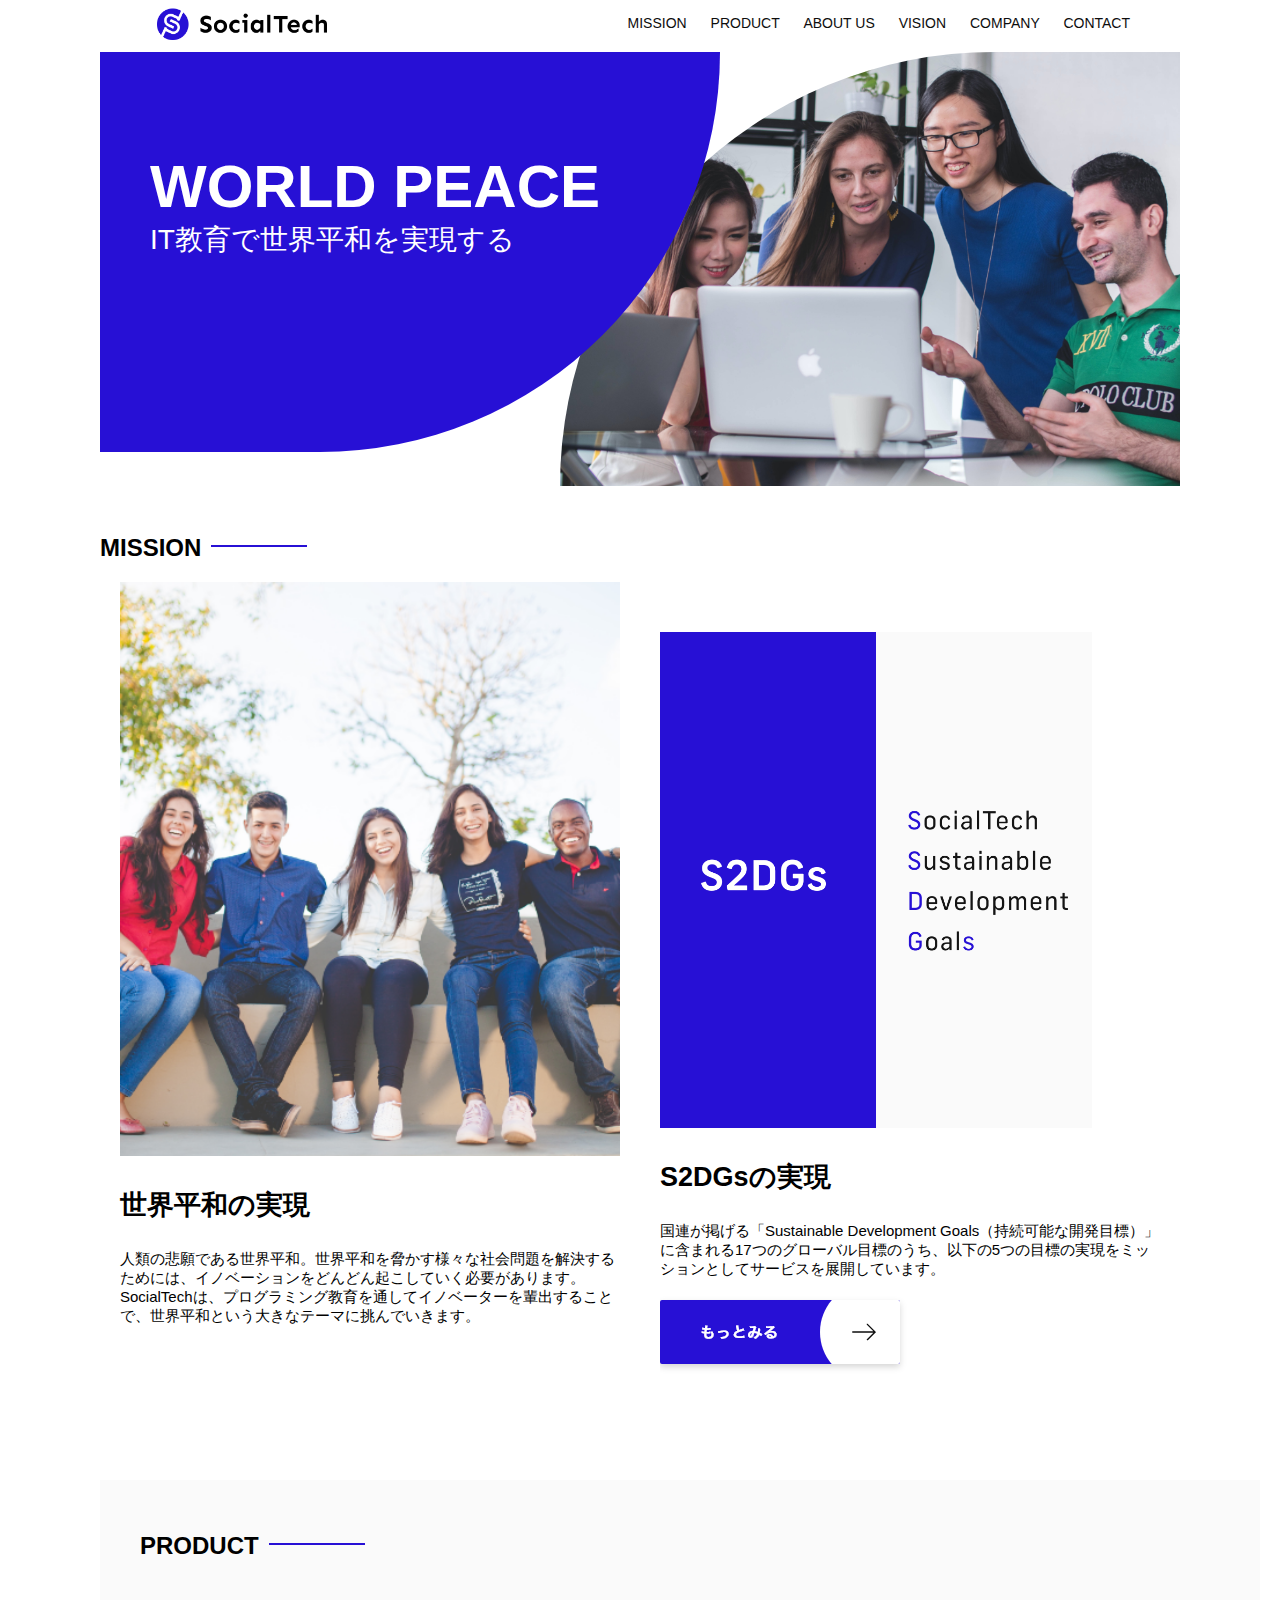
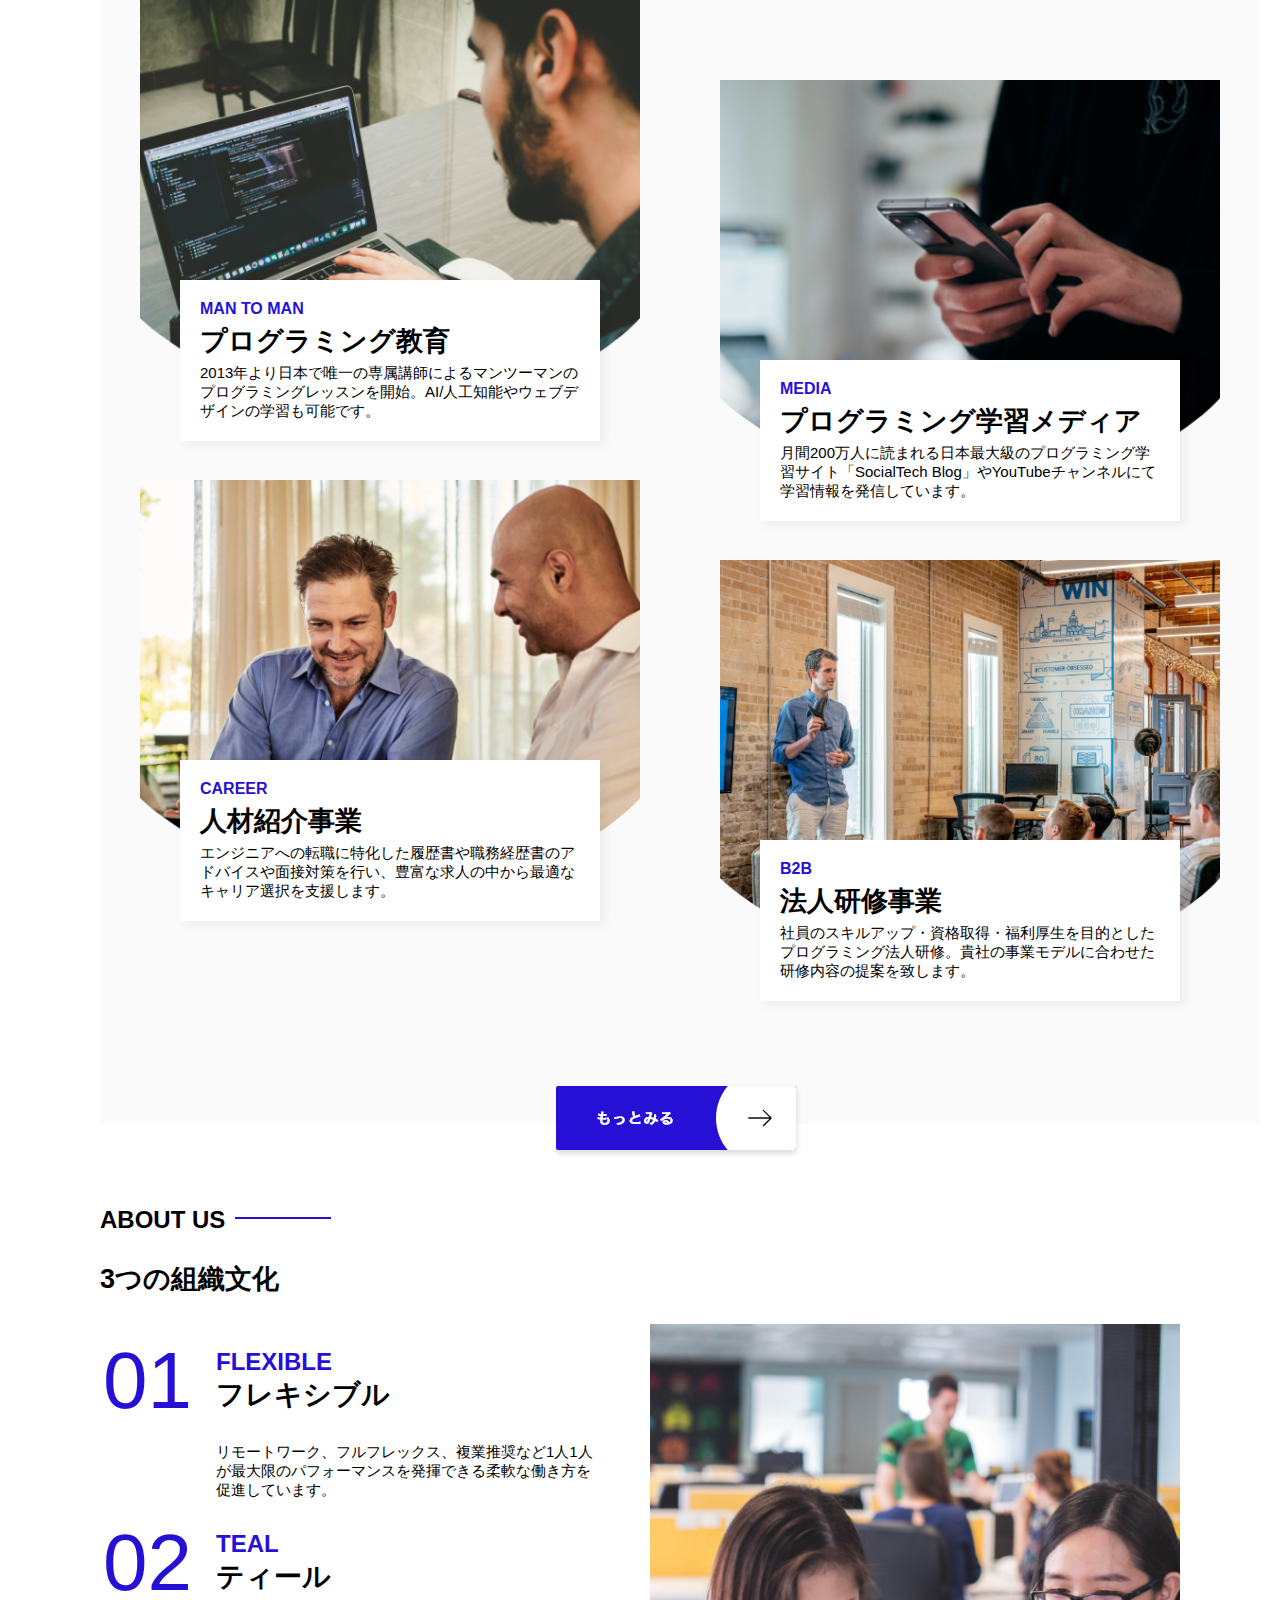
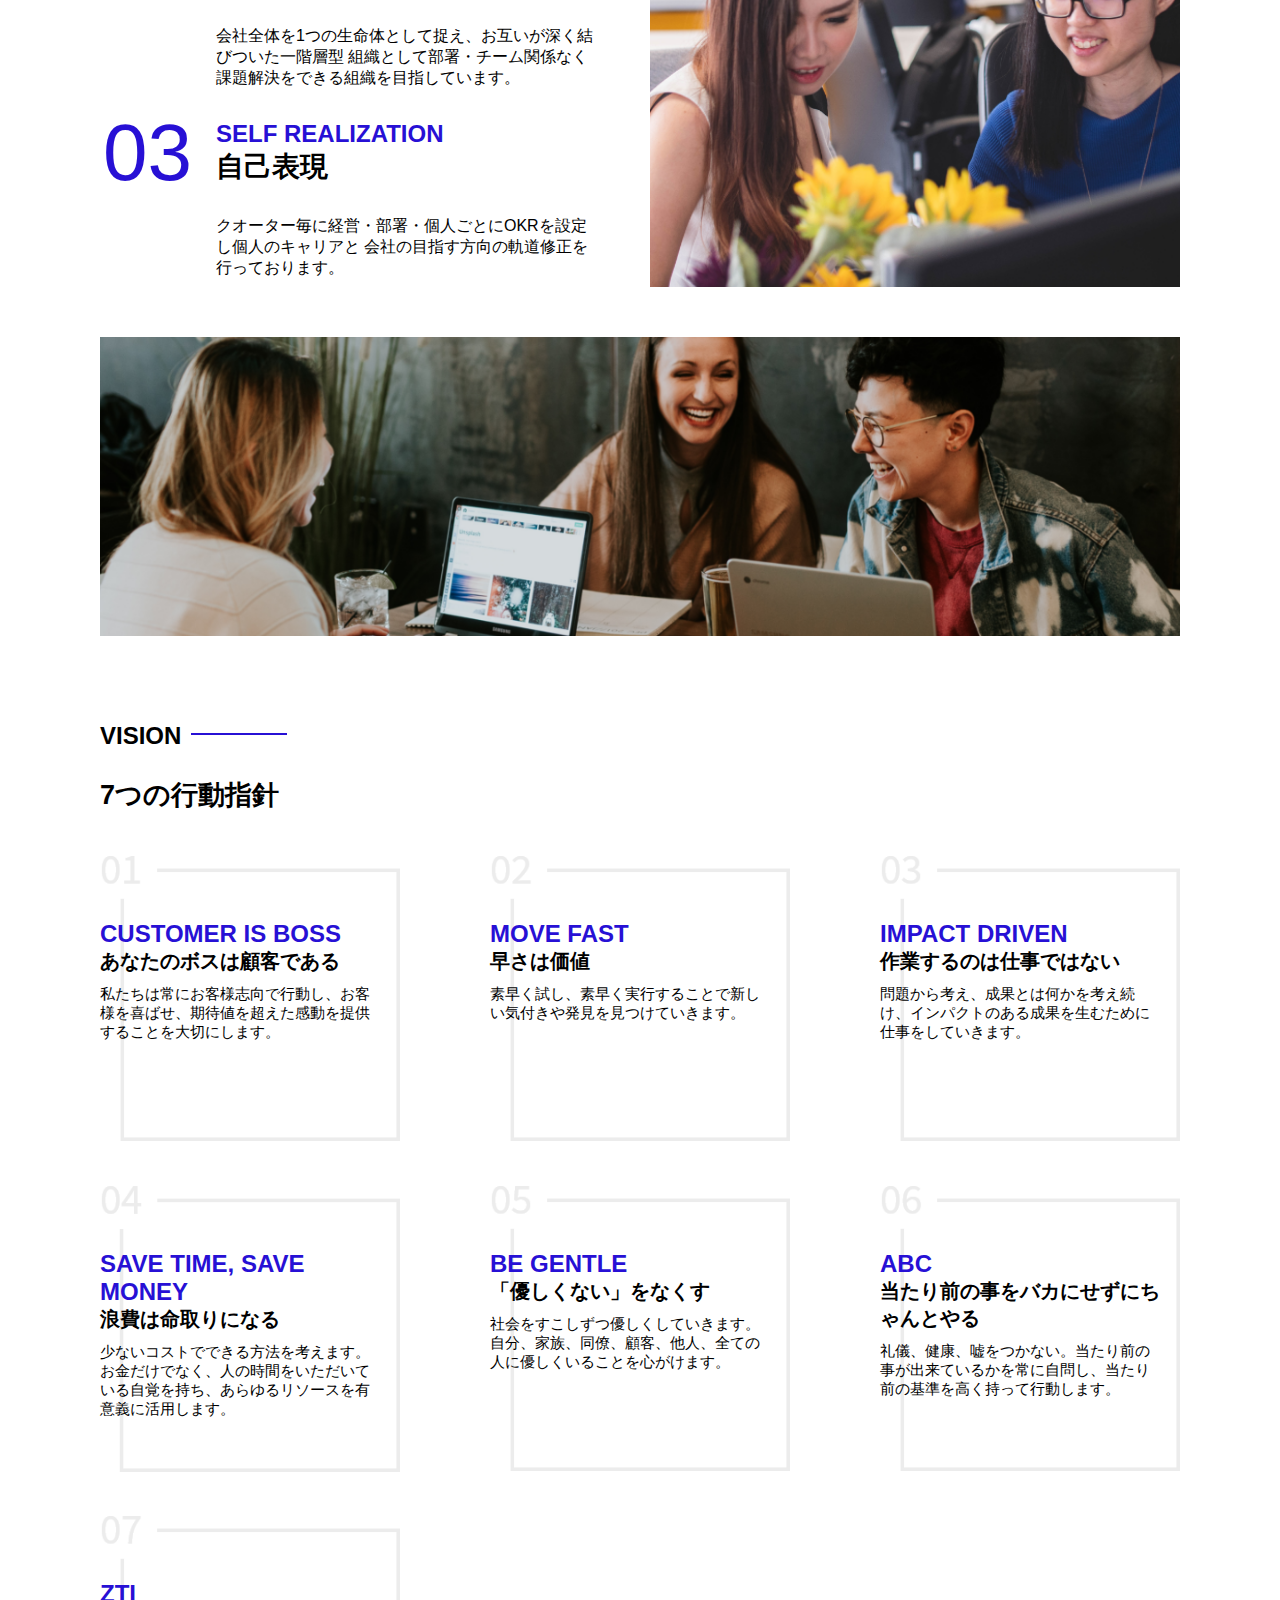
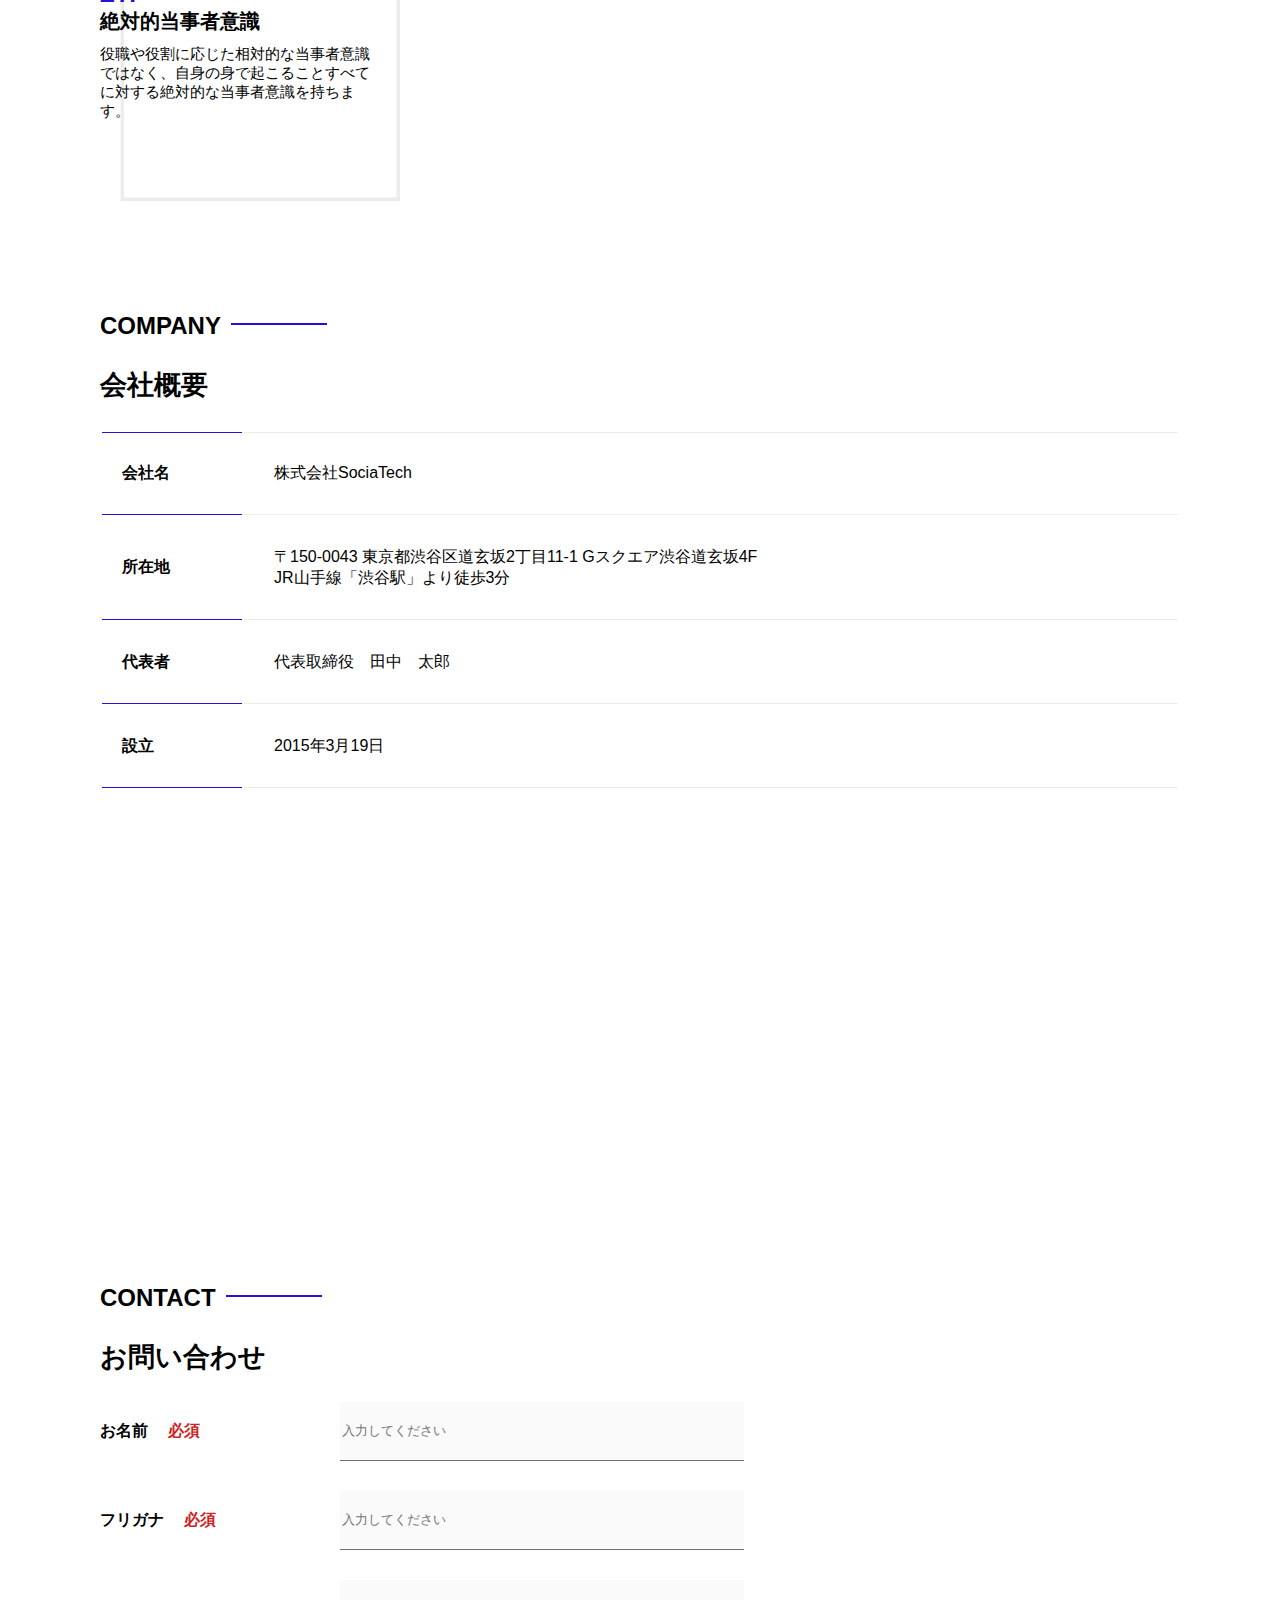
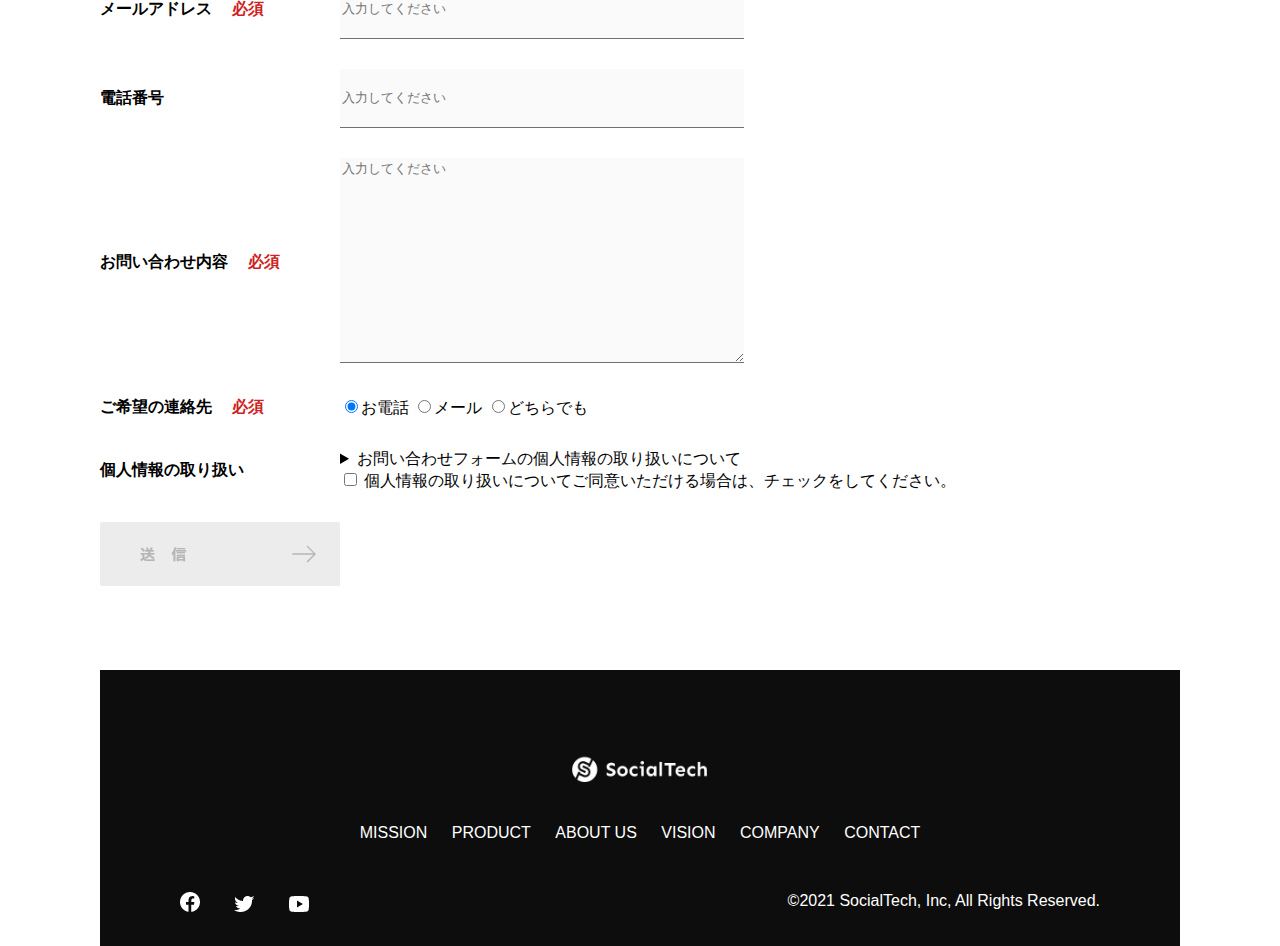
<file: index.html>
<!DOCTYPE html>
<html>
<head>
  <title>SocialTech</title>
  <meta charset="utf-8">
  <meta description="SocialTechはEdTech業界のリーディングカンパニーを目指します。">
  <meta name="viewport" content="width=device-width, initial-scale=1.0">
   <meta name="twitter:card" content="summary" />
   <meta name="twitter:site" content="@Takeha_Miyamoto" />
   <meta property="og:url" content="https://takeharu-miyamoto.github.io/socialtech2" />
   <meta property="og:title" content="トップページ" />
   <meta property="og:description" content="テスト" />
   <meta property="og:image" content="https://takeharu-miyamoto.github.io/socialtech2/images/logo.png" />
  <link rel="stylesheet" href="style.css">
</head>
<body>
  <!-- ヘッダー -->
  <header>
    <!-- ロゴ -->
    <a href="index.html" id="logo"><img src="images/logo.png" alt="トップページに戻る"></a>

    <!-- PC用ナビゲーション -->
    <nav id="nav-pc">
      <a href="mission.html">MISSION</a>
      <a href="product.html">PRODUCT</a>
      <a href="index.html#aboutus">ABOUT US</a>
      <a href="index.html#vision">VISION</a>
      <a href="index.html#company">COMPANY</a>
      <a href="index.html#contact">CONTACT</a>
    </nav>
    <!-- スマホ用メニューボタン -->
    <img id="menu-sp" src="images/button-menu.png" alt="ナビゲーションを開く" onclick="document.getElementById('nav-sp').style.display = 'block'">

    <!-- スマホ用ナビゲーション -->
    <nav id="nav-sp">
    <img id="close" src="images/button-close.png" alt="ナビゲーションを閉じる" onclick="document.getElementById('nav-sp').style.display = 'none'">
    <a id="logo-sp" href="index.html" onclick="document.getElementById('nav-sp').style.display = 'none'"><img
        src="images/logo-sp.png" alt="トップページに戻る"></a>
    <a class="menu" href="mission.html" onclick="document.getElementById('nav-sp').style.display = 'none'">MISSION</a>
    <a class="menu" href="product.html" onclick="document.getElementById('nav-sp').style.display = 'none'">PRODUCT</a>
    <a class="menu" href="index.html#aboutus" onclick="document.getElementById('nav-sp').style.display = 'none'">ABOUT
      US</a>
    <a class="menu" href="index.html#vision"
      onclick="document.getElementById('nav-sp').style.display = 'none'">VISION</a>
    <a class="menu" href="index.html#company"
      onclick="document.getElementById('nav-sp').style.display = 'none'">COMPANY</a>
    <a class="menu" href="index.html#contact"
      onclick="document.getElementById('nav-sp').style.display = 'none'">CONTACT</a>
    <div id="sns">
      <a href="https://www.facebook.com/sejuku2013"><img src="images/button-facebook.png" alt="Facebookのリンク"></a>
      <a href="https://twitter.com/samuraijuku"><img src="images/button-twitter.png" alt="Twitterのリンク"></a>
      <a href="https://www.youtube.com/channel/UCCFOQO5aDK0xXam4cUQXT8g"><img src="images/button-youtube.png" alt="YouTubeのリンク"></a>
    </div>
    </nav>
  </header>
  <main>
    <article>
      <!-- メインビジュアル -->
      <section id="main-visual">
        <div id="main-message">
        <h1>WORLD PEACE</h1>
        <p>IT教育で世界平和を実現する</p>
        </div>
        <img src="images/index/index-main.png" alt="pcの周りに集まる多国籍の仲間たち">
      </section>
      <!-- ミッション -->
      <section id="mission">
        <h2 class="index-h2">MISSION</h2>
        <div id="mission-flex">
          <div>
          <img id="mission-photo" src="images/index/index-mission.png" alt="屋外のベンチで写真を撮影する多国籍の仲間たち">
          <h3>世界平和の実現</h3>
          <p>
              人類の悲願である世界平和。世界平和を脅かす様々な社会問題を解決するためには、イノベーションをどんどん起こしていく必要があります。SocialTechは、プログラミング教育を通してイノベーターを輩出することで、世界平和という大きなテーマに挑んでいきます。
          </p>
          </div>
          <div>
            <img id="s2dgs" src="images/index/s2dgs.png" alt="S2DGs">
            <h3>S2DGsの実現</h3>
            <p>国連が掲げる「Sustainable Development Goals（持続可能な開発目標）」に含まれる17つのグローバル目標のうち、以下の5つの目標の実現をミッションとしてサービスを展開しています。</p>
            <a href="mission.html">
              <img src="images/button-more.png" alt="もっとみる">
            </a>
          </div>
        </div>
      </section>
      <!-- プロダクト -->
      <section id="product">
        <h2 class="index-h2">PRODUCT</h2>
        <div>
          <div id="product-left">
            <div>
            <img class="product-photo" src="images/index/index-mantoman.png" alt="PCでコードを書く男性">
            <div class="product-explain">
              <span>MAN TO MAN</span>
              <h3>プログラミング教育</h3>
              <p>2013年より日本で唯一の専属講師によるマンツーマンのプログラミングレッスンを開始。AI/人工知能やウェブデザインの学習も可能です。</p>
            </div>
            </div>
            <div>
            <img class="product-photo" src="images/index/index-career.png" alt="笑顔で話し合う2人の男性">
            <div class="product-explain">
              <span>CAREER</span>
              <h3>人材紹介事業</h3>
              <p>エンジニアへの転職に特化した履歴書や職務経歴書のアドバイスや面接対策を行い、豊富な求人の中から最適なキャリア選択を支援します。</p>
            </div>
            </div>
          </div>
          <div id="product-right">
            <div>
            <img class="product-photo" src="images/index/index-media.png" alt="スマートフォンを操作する人">
            <div class="product-explain">
              <span>MEDIA</span>
              <h3>プログラミング学習メディア</h3>
              <p>月間200万人に読まれる日本最大級のプログラミング学習サイト「SocialTech Blog」やYouTubeチャンネルにて学習情報を発信しています。</p>
            </div>
            </div>
            <div>
            <img class="product-photo" src="images/index/index-b2b.png" alt="講演中の男性とそれを聴く人々">
            <div class="product-explain">
              <span>B2B</span>
              <h3>法人研修事業</h3>
              <p>社員のスキルアップ・資格取得・福利厚生を目的としたプログラミング法人研修。貴社の事業モデルに合わせた研修内容の提案を致します。</p> 
            </div>
            </div>
          </div>
        </div>
        <div>
          <a id="product-more" href="product.html">
            <img src="images/button-more.png" alt="もっとみる">
          </a>
        </div>
      </section>
      <!-- ABOUT US -->
      <section id="aboutus">
        <h2 class="index-h2">ABOUT US</h2>
        <h3>3つの組織文化</h3>
        <div>
          <table class="culture-table">
            <tr>
              <td>
                <span class="culture-num">01</span>
              </td>
              <td>
                <span class="culture-en">FLEXIBLE</span>
                <span class="culture-jp">フレキシブル</span>
              </td>
            </tr>
            <tr>
              <td>
                <!-- 空のセル -->
              </td>
              <td>
                <p class="culture-description">
                  リモートワーク、フルフレックス、複業推奨など1人1人が最大限のパフォーマンスを発揮できる柔軟な働き方を促進しています。
                </p>
              </td>
            </tr>
            <tr>
              <td>
                <span class="culture-num">02</span>
              </td>
              <td>
                <span class="culture-en">TEAL</span>
                <span class="culture-jp">ティール</span>
              </td>
            </tr>
            <tr>
              <td>
                <!-- 空のセル -->
              </td>
              <td>
                会社全体を1つの生命体として捉え、お互いが深く結びついた一階層型
                組織として部署・チーム関係なく課題解決をできる組織を目指しています。
              </td>
            </tr>
            <tr>
              <td>
                <span class="culture-num">03</span>
              </td>
              <td>
                <span class="culture-en">SELF REALIZATION</span>
                <span class="culture-jp">自己表現</span>
              </td>
            </tr>
            <td>
              <!-- 空のセル -->
            </td>
            <td>
              クオーター毎に経営・部署・個人ごとにOKRを設定し個人のキャリアと
              会社の目指す方向の軌道修正を行っております。
            </td>
          </table>
            <img class="culture-img" src="images/index/index-aboutus1.png" alt="笑顔で話し合う2人の女性">
        </div>
            <img class="culture-img2" src="images/index/index-aboutus2.png" alt="笑顔で話し合う3人の男女">
      </section>
      <!-- VISION -->
      <section id="vision">
        <h2 class="index-h2">VISION</h2>
        <h3>7つの行動指針</h3>
        <div>
          <div class="vision-box">
            <img src="images/index/vision-01.png" alt="01">
            <span>
              <h4>CUSTOMER IS BOSS</h4>
              <h5>あなたのボスは顧客である</h5>
              <p>私たちは常にお客様志向で行動し、お客様を喜ばせ、期待値を超えた感動を提供することを大切にします。</p>
            </span>
          </div>
            <div class="vision-box">
            <img src="images/index/vision-02.png" alt="02">
            <span>
              <h4>MOVE FAST</h4>
              <h5>早さは価値</h5>
              <p>素早く試し、素早く実行することで新しい気付きや発見を見つけていきます。</p>
            </span>
          </div>
          <div class="vision-box">
            <img src="images/index/vision-03.png" alt="03">
            <span>
              <h4>IMPACT DRIVEN</h4>
              <h5>作業するのは仕事ではない</h5>
              <p>問題から考え、成果とは何かを考え続け、インパクトのある成果を生むために仕事をしていきます。</p>
            </span>
          </div>
          <div class="vision-box">
            <img src="images/index/vision-04.png" alt="04">
            <span>
              <h4>SAVE TIME, SAVE MONEY</h4>
              <h5>浪費は命取りになる</h5>
              <p>少ないコストでできる方法を考えます。お金だけでなく、人の時間をいただいている自覚を持ち、あらゆるリソースを有意義に活用します。</p>
            </span>
          </div>
          <div class="vision-box">
            <img src="images/index/vision-05.png" alt="05">
            <span>
              <h4>BE GENTLE</h4>
              <h5>「優しくない」をなくす</h5>
              <p>社会をすこしずつ優しくしていきます。自分、家族、同僚、顧客、他人、全ての人に優しくいることを心がけます。</p>
            </span>
          </div>
          <div class="vision-box">
            <img src="images/index/vision-06.png" alt="06">
            <span>
              <h4>ABC</h4>
              <h5>当たり前の事をバカにせずにちゃんとやる</h5>
              <p>礼儀、健康、嘘をつかない。当たり前の事が出来ているかを常に自問し、当たり前の基準を高く持って行動します。</p>
            </span>
          </div>
          <div class="vision-box">
            <img src="images/index/vision-07.png" alt="07">
            <span>
              <h4>ZTI</h4>
              <h5>絶対的当事者意識</h5>
              <p>役職や役割に応じた相対的な当事者意識ではなく、自身の身で起こることすべてに対する絶対的な当事者意識を持ちます。</p>
            </span>
          </div>
        </div>
      </section>
      <!-- COMPANY -->
      <section id="company">
        <h2 class="index-h2">COMPANY</h2>
        <h3>会社概要</h3>
        <table id="company-table">
          <tr>
            <th class="tableheader-first">会社名</th>
            <td class="cell-first">株式会社SociaTech</td>
          </tr>
          <tr>
            <th class="tableheader">所在地</th>
            <td class="cell">〒150-0043 東京都渋谷区道玄坂2丁目11-1 Gスクエア渋谷道玄坂4F<br>JR山手線「渋谷駅」より徒歩3分</td>
          </tr>
          <tr>
            <th class="tableheader">代表者</th>
            <td class="cell">代表取締役　田中　太郎</td>
          </tr>
          <tr>
            <th class="tableheader">設立</th>
            <td class="cell">2015年3月19日</td>
          </tr>
        </table>
        <iframe
        src="https://www.google.com/maps/embed?pb=!1m18!1m12!1m3!1d3241.7761314188983!2d139.69400201493417!3d35.65788688019976!2m3!1f0!2f0!3f0!3m2!1i1024!2i768!4f13.1!3m3!1m2!1s0x60188caa0042e8d1%3A0xba130bea826a7aa2!2z44CSMTUwLTAwNDMg5p2x5Lqs6YO95riL6LC35Yy66YGT546E5Z2C77yS5LiB55uu77yR77yR4oiS77yR!5e0!3m2!1sja!2sjp!4v1647608788617!5m2!1sja!2sjp" 
        style="border:0;" allowfullscreen="" loading="lazy">
        </iframe>
      </section>
      <!-- お問い合わせフォーム -->
      <section id="contact">
        <h2 class="index-h2">CONTACT</h2>
        <h3>お問い合わせ</h3>
        <!-- STATIC FORMSのフォームタグ -->
          <form action="https://api.staticforms.xyz/submit" method="post">
            <input type="text" name="honeypot" style="display:none">
            <!-- STATIC FORMSのアクセスキー -->
            <input type="hidden" name="accessKey" value="0504ae97-ff75-4f6c-8018-c6c428342568">
            <!--メールのタイトル-->
            <input type="hidden" name="subject" value="お問い合わせフォーム" />
            <!--送信先のメールアドレスをvalueに設定する-->
            <input type="hidden" name="replyTo" value="take.miyamoto@icloud.com">
            <!--redirectToのURLは公開後のURLへリンクする-->
            <input type="hidden" name="redirectTo" value="">
            <div>
              <div class="contact-heading">
                <label class="contact-label">お名前<span class="contact-span">必須</span></label>
              </div>
              <div class="contact-form">
                <input type="text" name="name" placeholder="入力してください" class="contact-textbox">
              </div>
            </div>
            <div>
              <div class="contact-heading">
                <label class="contact-label">フリガナ<span class="contact-span">必須</span></label>
              </div>
              <div>
                <input type="text" name="hurigana" placeholder="入力してください" class="contact-textbox">
              </div>
            </div>
            <div>
              <div class="contact-heading">
                <label class="contact-label">メールアドレス<span class="contact-span">必須</span></label>
              </div>
              <div>
                <input type="text" name="email" placeholder="入力してください" class="contact-textbox">
              </div>
            </div>
            <div>
              <div class="contact-heading">
                <label class="contact-label">電話番号</label>
              </div>
              <div>
                <input type="text" name="tel" placeholder="入力してください" class="contact-textbox">
              </div>
            </div>
            <div>
              <div class="contact-heading">
                <label class="contact-label">お問い合わせ内容<span class="contact-span">必須</span></label>
              </div>
              <div>
                <textarea class="contact-textarea" placeholder="入力してください" name="message"></textarea>
              </div>
            </div>
            <div>
              <div class="contact-heading">
                <label class="contact-label">ご希望の連絡先<span class="contact-span">必須</span></label>
              </div>
              <div>
                <input class="radiobutton" type="radio" value="tel" name="contact" checked><label>お電話</label>
                <input class="radiobutton" type="radio" value="mail" name="contact"><label>メール</label>
                <input class="radiobutton" type="radio" value="both" name="contact"><label>どちらでも</label>
              </div>
            </div>
            <div>
              <div class="contact-heading">
                <label class="contact-label">個人情報の取り扱い</label>
              </div>
              <div>
                <details>
                <summary>お問い合わせフォームの個人情報の取り扱いについて</summary>
                <div>
                  <span>１．組織の名称又は氏名</span><br>
                  株式会社SocialTech<br><br>
                  <span>２．個人情報保護管理者（若しくはその代理人）の氏名又は職名、所属及び連絡先
                    鈴木 一郎 コーポレート部</span><br>
                    メールアドレス：support@socialtech.net<br>
                    TEL：03-xxxx-xxxx<br>
                    <span>３．個人情報の利用目的</span><br>
                    ・本サービス及び本サービスに関連する情報の提供又はそれらに関する連絡のため<br>
                    ・ユーザーの本人確認のため<br>
                    ・当社サービスのご案内のため<br>
                    ・当社の商品等の広告または宣伝（電子メールによるものを含むものとします。）<br><br>
                    <span>４．個人情報の取り扱い業務の委託</span><br>
                    個人情報の取扱業務の全部または一部を外部に業務委託する場合があります。<br>
                    その際、弊社は、個人情報を適切に保護できる管理体制を敷き実行していることを条件として<br>
                    委託先を厳選したうえで、機密保持契約を委託先と締結し、お客様の個人情報を厳密に管理させます。<br><br>
                    <span>５．個人情報の開示等の請求</span><br>
                    お客様は、弊社に対してご自身の個人情報の開示等（利用目的の通知、開示、内容の訂正・追加・削除、利用の停止または消去、第三者への提供の停止）に関して、当社問合わせ窓口に申し出ることができます。<br>
                    その際、弊社はお客様ご本人を確認させていただいたうえで、合理的な期間内に対応いたします。<br><br>
                    なお、個人情報に関する弊社問合わせ先は、次の通りです。<br><br>
                    株式会社SocialTech　個人情報問合せ窓口 <br>
                    〒150-0043　東京都渋谷区道玄坂2丁目11-1 Ｇスクエア渋谷道玄坂 4F<br>
                    メールアドレス：support@socialtech.net　TEL：03-xxxx-xxxx<br><br>
                    <span>６．個人情報を提供されることの任意性について</span><br><br>
                    お客様がご自身の個人情報を弊社に提供されるか否かは、お客様のご判断によりますが、もしご提供されない場合には、適切なサービスが提供できない場合がありますので予めご了承ください。
                </div>
                </details>
                <input type="checkbox" name="agree">
                <span>個人情報の取り扱いについてご同意いただける場合は、チェックをしてください。</span>
              </div>
            </div>
            <input type="image" value="submit" src="images/button-submit.png" alt="送信する">
          </form>
      </section>
    </article>
    <footer>
      <div id="footer-logo">
        <img src="images/logo-sp.png" alt="SocialTech">
      </div>
      <div id="footer-link">
        <a href="mission.html">MISSION</a>
        <a href="product.html">PRODUCT</a>
        <a href="index.html#aboutus">ABOUT US</a>
        <a href="index.html#vision">VISION</a>
        <a href="index.html#company">COMPANY</a>
        <a href="index.html#contact">CONTACT</a>
      </div>
      <div id="sns-footer">
        <a href="https://www.facebook.com/sejuku2013"><img src="images/button-facebook.png" alt="Facebookのリンク"></a>
        <a href="https://twitter.com/samuraijuku"><img src="images/button-twitter.png" alt="Twitterのリンク"></a>
        <a href="https://www.youtube.com/channel/UCCFOQO5aDK0xXam4cUQXT8g"><img src="images/button-youtube.png" alt="YouTubeのリンク"></a>
          <span id="copyright">&copy;2021 SocialTech, Inc, All Rights Reserved. </span>
      </div>
    </footer>
  </main>
</body>
  
</html>
</file>
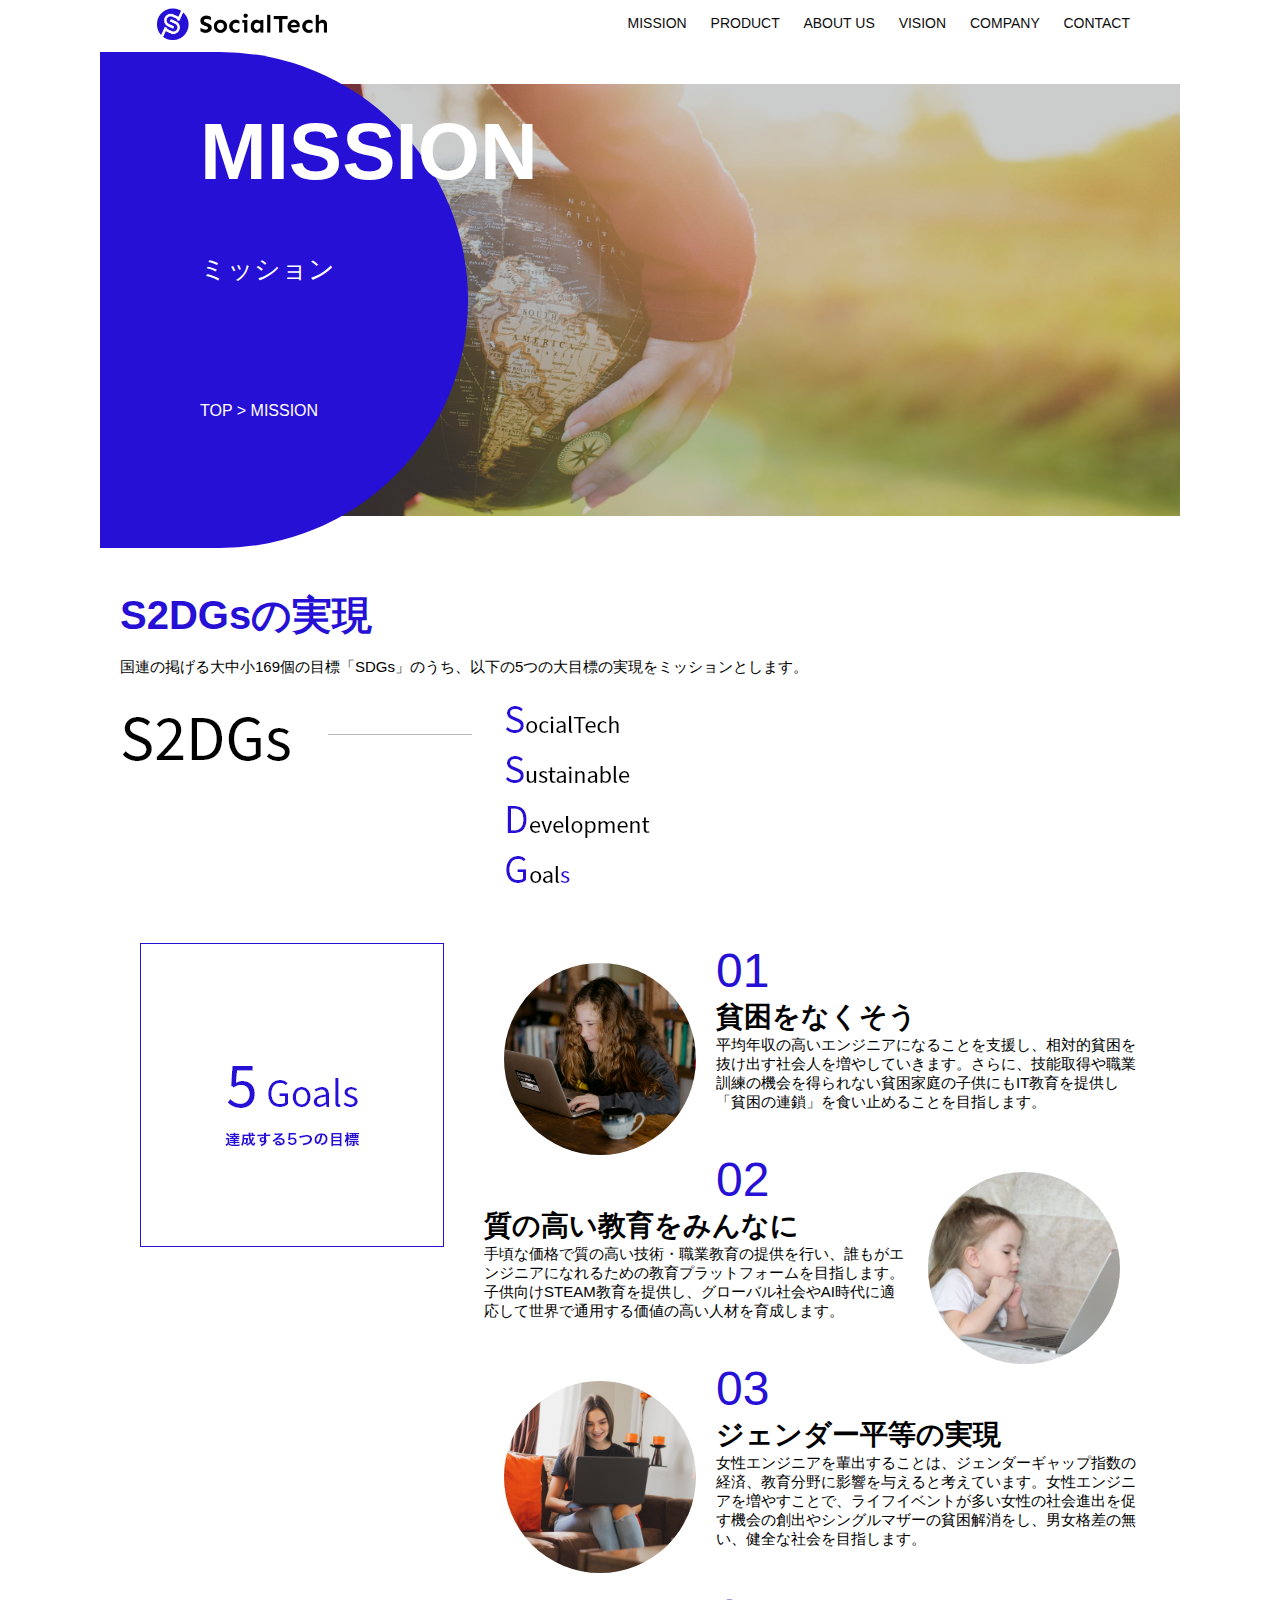
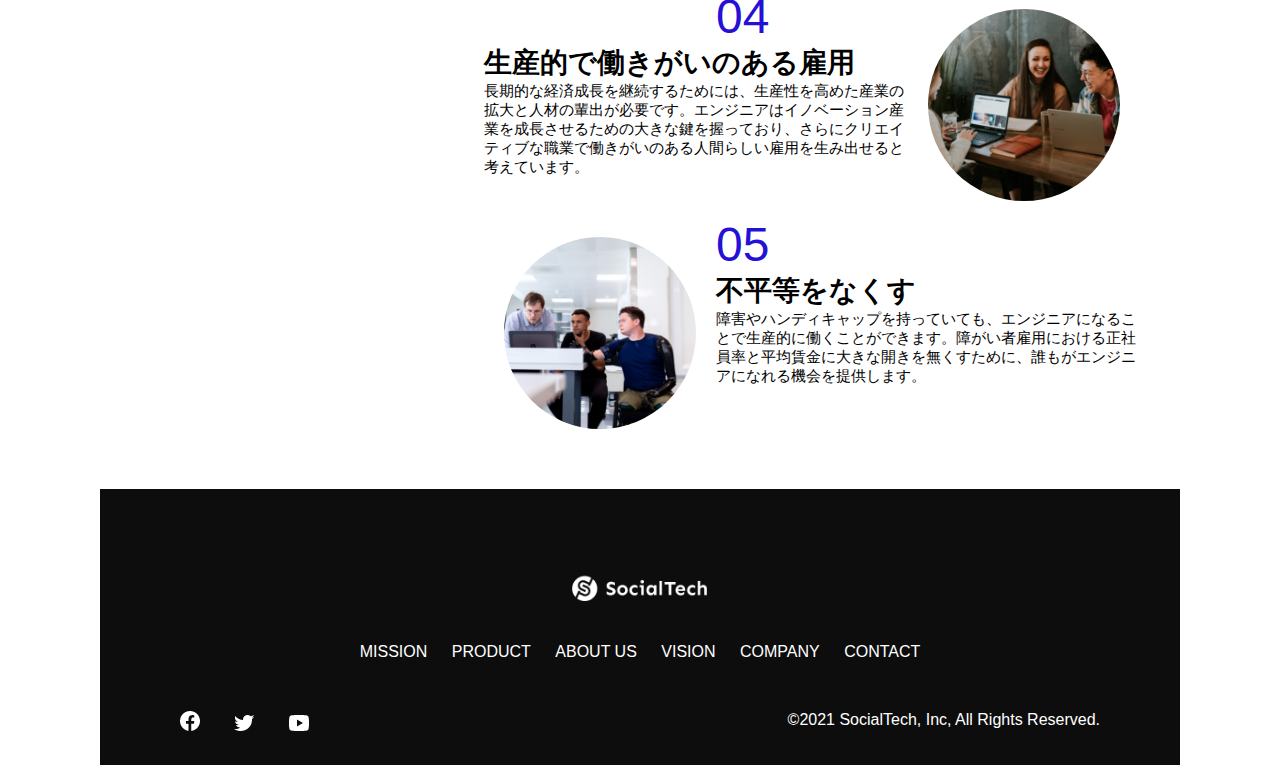
<file: mission.html>
<!DOCTYPE html>
<html>
<head>
  <title>SocialTech ― MISSION ミッション ―</title>
  <meta charset="utf-8">
  <meta description="SocialTechが目指す5つの目標（S2DGs)を紹介します">
  <meta name="viewport" content="width=device-width, initial-scale=1.0">
  <link rel="stylesheet" href="style.css">
</head>

<body>
  <!-- ヘッダー -->
  <header>
    <!-- ロゴ -->
    <a href="index.html" id="logo"><img src="images/logo.png" alt="トップページに戻る"></a>

    <!-- PC用ナビゲーション -->
    <nav id="nav-pc">
      <a href="mission.html">MISSION</a>
      <a href="product.html">PRODUCT</a>
      <a href="index.html#aboutus">ABOUT US</a>
      <a href="index.html#vision">VISION</a>
      <a href="index.html#company">COMPANY</a>
      <a href="index.html#contact">CONTACT</a>
    </nav>

    <!-- スマホ用メニューボタン -->
    <img id="menu-sp" src="images/button-menu.png" alt="ナビゲーションを開く" onclick="document.getElementById('nav-sp').style.display = 'block'">

    <!-- スマホ用ナビゲーション -->
    <nav id="nav-sp">
    <img id="close" src="images/button-close.png" alt="ナビゲーションを閉じる" onclick="document.getElementById('nav-sp').style.display = 'none'">
    <a id="logo-sp" href="index.html" onclick="document.getElementById('nav-sp').style.display = 'none'"><img
        src="images/logo-sp.png" alt="トップページに戻る"></a>
    <a class="menu" href="mission.html" onclick="document.getElementById('nav-sp').style.display = 'none'">MISSION</a>
    <a class="menu" href="product.html" onclick="document.getElementById('nav-sp').style.display = 'none'">PRODUCT</a>
    <a class="menu" href="index.html#aboutus" onclick="document.getElementById('nav-sp').style.display = 'none'">ABOUT
      US</a>
    <a class="menu" href="index.html#vision"
      onclick="document.getElementById('nav-sp').style.display = 'none'">VISION</a>
    <a class="menu" href="index.html#company"
      onclick="document.getElementById('nav-sp').style.display = 'none'">COMPANY</a>
    <a class="menu" href="index.html#contact"
      onclick="document.getElementById('nav-sp').style.display = 'none'">CONTACT</a>
    <div id="sns">
      <a href="https://www.facebook.com/sejuku2013"><img src="images/button-facebook.png" alt="Facebookのリンク"></a>
      <a href="https://twitter.com/samuraijuku"><img src="images/button-twitter.png" alt="Twitterのリンク"></a>
      <a href="https://www.youtube.com/channel/UCCFOQO5aDK0xXam4cUQXT8g"><img src="images/button-youtube.png" alt="YouTubeのリンク"></a>
    </div>
    </nav>
  </header>
  <main>
    <article>
        <section id="mission-main">
            <div id="mission-title">
                <h1>MISSION</h1>
                <span>ミッション</span>
                <div>TOP > MISSION</div>
            </div>
        </section>
         <section id="mission-s2dgs">
             <h2 class="mission-h2">S2DGsの実現</h2>
             <p>国連の掲げる大中小169個の目標「SDGs」のうち、以下の5つの大目標の実現をミッションとします。</p>
             <img src="images/mission/mission-s2dgs.png" alt="S2DGs">
         </section>
         <section id="mission-5goals">
           <div>
             <img id="s2dgs-image" src="images/mission/mission-5goals.png" alt="5Goals">
           </div>
            <div>
              <div>
                <img class="fivegoals-image-left" src="images/mission/mission-5goals01.png" alt="PCを操作する女の子">
                <span class="fivegoals-number">01</span>
                <h3 class="fivegoals-h3">貧困をなくそう</h3>
                <p class="fivegoals-p">
                  平均年収の高いエンジニアになることを支援し、相対的貧困を抜け出す社会人を増やしていきます。さらに、技能取得や職業訓練の機会を得られない貧困家庭の子供にもIT教育を提供し「貧困の連鎖」を食い止めることを目指します。
                </p>
              </div>
             
              <div>
                <img class="fivegoals-image-right" src="images/mission/mission-5goals02.png" alt="PCを見つめる小さい女の子">
                <span class="fivegoals-number">02</span>
                <h3 class="fivegoals-h3">質の高い教育をみんなに</h3>
                <p class="fivegoals-p">
                  手頃な価格で質の高い技術・職業教育の提供を行い、誰もがエンジニアになれるための教育プラットフォームを目指します。子供向けSTEAM教育を提供し、グローバル社会やAI時代に適応して世界で通用する価値の高い人材を育成します。
                </p>
              </div>

              <div>
                <img class="fivegoals-image-left" src="images/mission/mission-5goals03.png" alt="PCを操作する女性">
                <span class="fivegoals-number">03</span>
                <h3 class="fivegoals-h3">ジェンダー平等の実現</h3>
                <p class="fivegoals-p">
                  女性エンジニアを輩出することは、ジェンダーギャップ指数の経済、教育分野に影響を与えると考えています。女性エンジニアを増やすことで、ライフイベントが多い女性の社会進出を促す機会の創出やシングルマザーの貧困解消をし、男女格差の無い、健全な社会を目指します。
                </p>
              </div>

              <div>
                <img class="fivegoals-image-right" src="images/mission/mission-5goals04.png" alt="笑顔で話し合う3人の男女">
                <span class="fivegoals-number">04</span>
                <h3 class="fivegoals-h3">生産的で働きがいのある雇用</h3>
                <p class="fivegoals-p">
                  長期的な経済成長を継続するためには、生産性を高めた産業の拡大と人材の輩出が必要です。エンジニアはイノベーション産業を成長させるための大きな鍵を握っており、さらにクリエイティブな職業で働きがいのある人間らしい雇用を生み出せると考えています。
                </p>
              </div>

              <div>
                <img class="fivegoals-image-left" src="images/mission/mission-5goals05.png" alt="障害を持つ男性が生き生きと働く様子">
                <span class="fivegoals-number">05</span>
                <h3 class="fivegoals-h3">不平等をなくす</h3>
                <p class="fivegoals-p">
                  障害やハンディキャップを持っていても、エンジニアになることで生産的に働くことができます。障がい者雇用における正社員率と平均賃金に大きな開きを無くすために、誰もがエンジニアになれる機会を提供します。
                </p>
              </div>
            </div>
         </section>

    </article>
    <footer>
      <div id="footer-logo">
        <img src="images/logo-sp.png" alt="SocialTech">
      </div>
      <div id="footer-link">
        <a href="mission.html">MISSION</a>
        <a href="product.html">PRODUCT</a>
        <a href="index.html#aboutus">ABOUT US</a>
        <a href="index.html#vision">VISION</a>
        <a href="index.html#company">COMPANY</a>
        <a href="index.html#contact">CONTACT</a>
      </div>
      <div id="sns-footer">
        <a href="https://www.facebook.com/sejuku2013"><img src="images/button-facebook.png" alt="Facebookのリンク"></a>
        <a href="https://twitter.com/samuraijuku"><img src="images/button-twitter.png" alt="Twitterのリンク"></a>
        <a href="https://www.youtube.com/channel/UCCFOQO5aDK0xXam4cUQXT8g"><img src="images/button-youtube.png" alt="YouTubeのリンク"></a>
          <span id="copyright">&copy;2021 SocialTech, Inc, All Rights Reserved. </span>
      </div>
    </footer>
  </main>
</body>
  
</html>
</file>
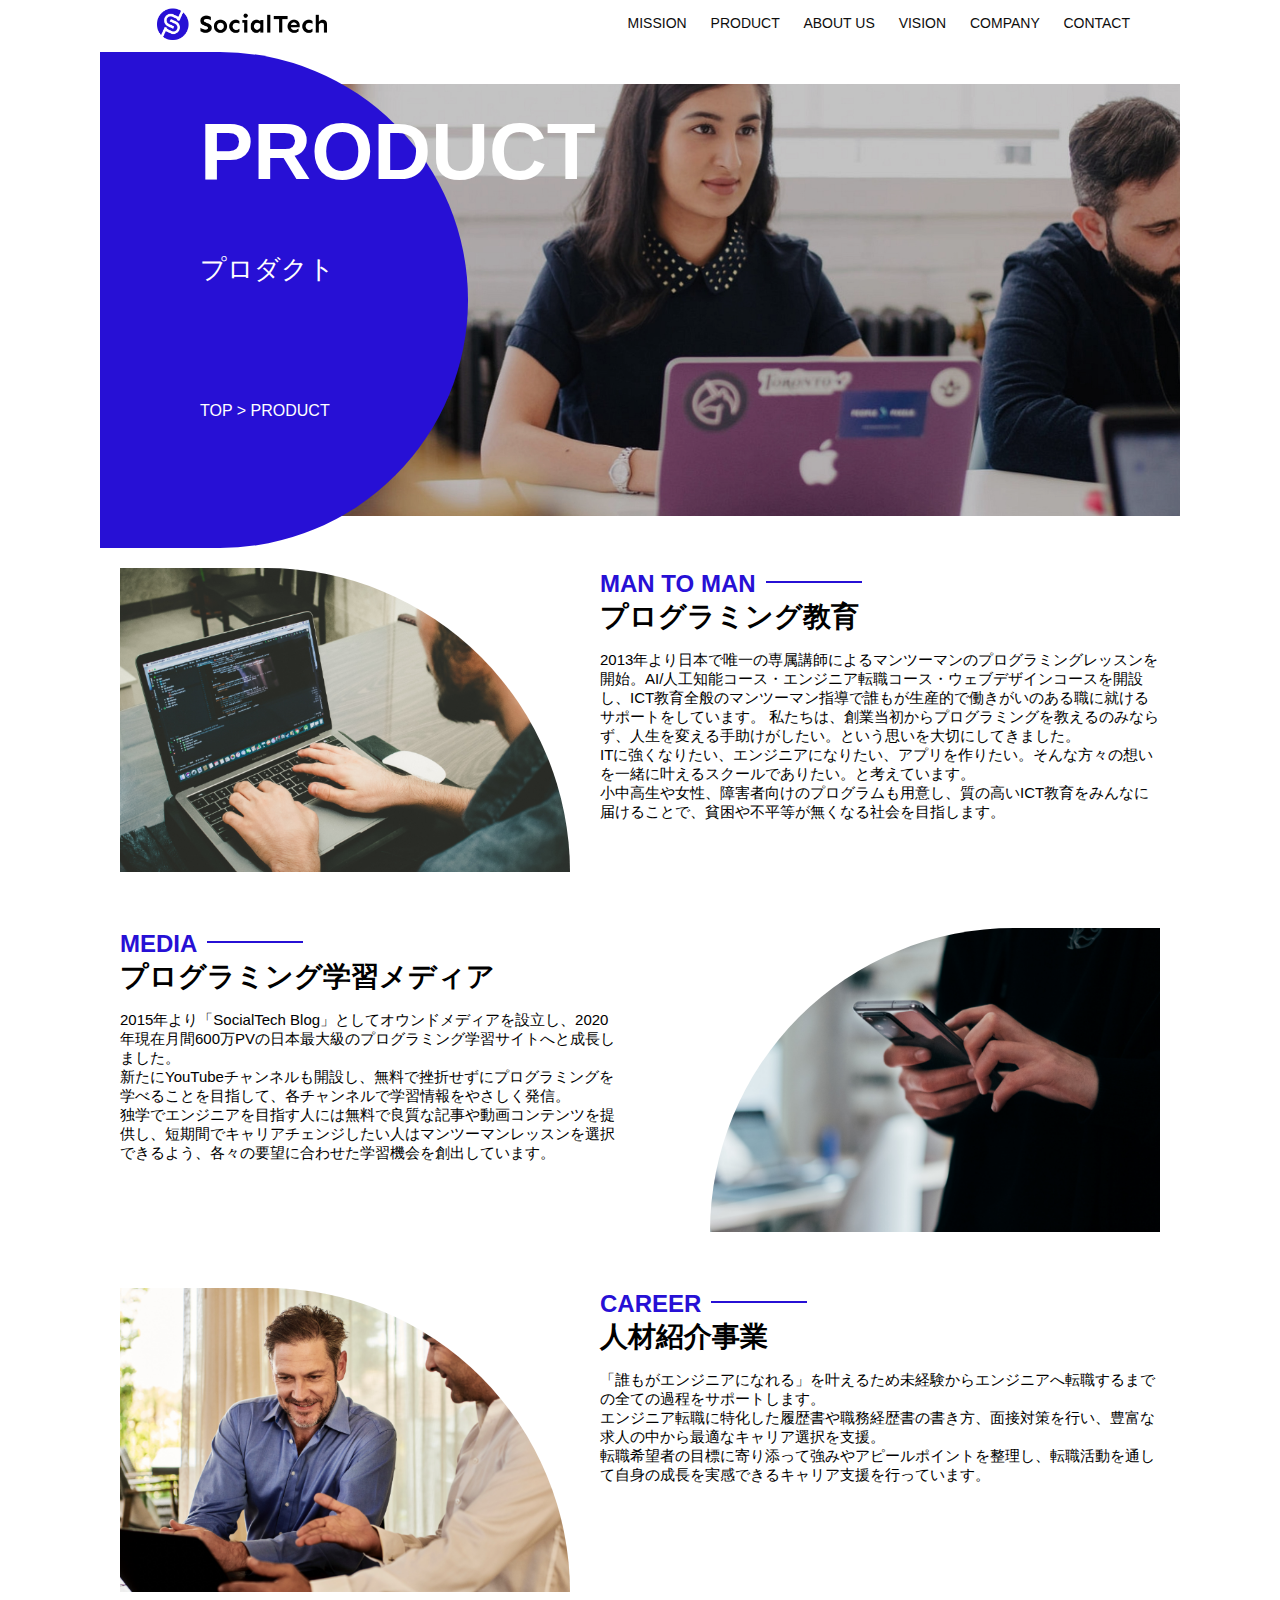
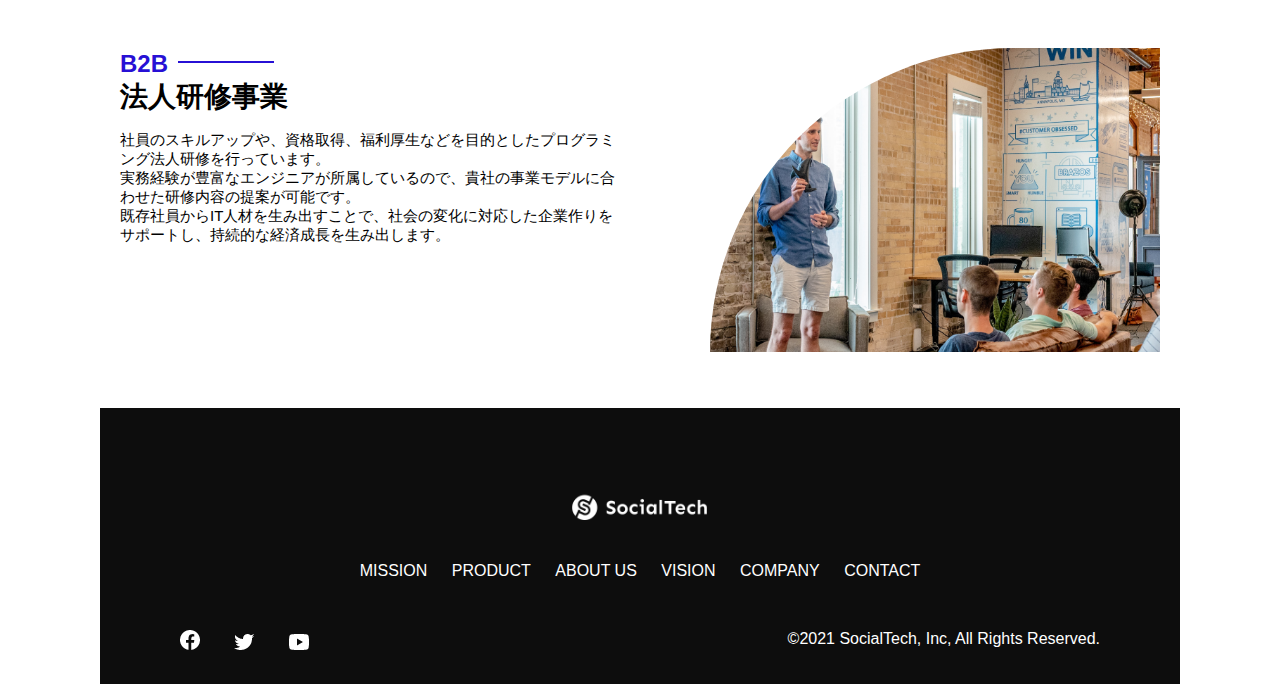
<file: product.html>
<!DOCTYPE html>
<html>
<head>
  <title>SocialTech ―PRODUCT プロダクト―</title>
  <meta charset="utf-8">
  <meta description="SocialTechの4つのプロダクトを紹介します">
  <meta name="viewport" content="width=device-width, initial-scale=1.0">
  <link rel="stylesheet" href="style.css">
</head>

<body>
    <!-- ヘッダー -->
    <header>
        <!-- ロゴ -->
        <a href="index.html" id="logo"><img src="images/logo.png" alt="トップページに戻る"></a>

        <!-- PC用ナビゲーション -->
        <nav id="nav-pc">
        <a href="mission.html">MISSION</a>
        <a href="product.html">PRODUCT</a>
        <a href="index.html#aboutus">ABOUT US</a>
        <a href="index.html#vision">VISION</a>
        <a href="index.html#company">COMPANY</a>
        <a href="index.html#contact">CONTACT</a>
        </nav>

        <!-- スマホ用メニューボタン -->
        <img id="menu-sp" src="images/button-menu.png" alt="ナビゲーションを開く" onclick="document.getElementById('nav-sp').style.display = 'block'">

        <!-- スマホ用ナビゲーション -->
        <nav id="nav-sp">
        <img id="close" src="images/button-close.png" alt="ナビゲーションを閉じる" onclick="document.getElementById('nav-sp').style.display = 'none'">
        <a id="logo-sp" href="index.html" onclick="document.getElementById('nav-sp').style.display = 'none'"><img
            src="images/logo-sp.png" alt="トップページに戻る"></a>
        <a class="menu" href="mission.html" onclick="document.getElementById('nav-sp').style.display = 'none'">MISSION</a>
        <a class="menu" href="product.html" onclick="document.getElementById('nav-sp').style.display = 'none'">PRODUCT</a>
        <a class="menu" href="index.html#aboutus" onclick="document.getElementById('nav-sp').style.display = 'none'">ABOUT
        US</a>
        <a class="menu" href="index.html#vision"
        onclick="document.getElementById('nav-sp').style.display = 'none'">VISION</a>
        <a class="menu" href="index.html#company"
        onclick="document.getElementById('nav-sp').style.display = 'none'">COMPANY</a>
        <a class="menu" href="index.html#contact"
        onclick="document.getElementById('nav-sp').style.display = 'none'">CONTACT</a>
        <div id="sns">
        <a href="https://www.facebook.com/sejuku2013"><img src="images/button-facebook.png" alt="Facebookのリンク"></a>
        <a href="https://twitter.com/samuraijuku"><img src="images/button-twitter.png" alt="Twitterのリンク"></a>
        <a href="https://www.youtube.com/channel/UCCFOQO5aDK0xXam4cUQXT8g"><img src="images/button-youtube.png" alt="YouTubeのリンク"></a>
        </div>
        </nav>
    </header>

    <main>
        <article>
            <section id="product-main">
                <div id="product-title">
                    <h1>PRODUCT</h1>
                    <span>プロダクト</span>
                    <div>TOP > PRODUCT</div>
                </div>
            </section>
             <section class="product-section1">
                 <img src="images/product/product-mantoman.png" alt="PCでコードを書く男性">
                 <div>
                     <h2 class="product-h2">MAN TO MAN</h2>
                     <h3 class="product-h3">プログラミング教育</h3>
                     <p>
                         2013年より日本で唯一の専属講師によるマンツーマンのプログラミングレッスンを開始。AI/人工知能コース・エンジニア転職コース・ウェブデザインコースを開設し、ICT教育全般のマンツーマン指導で誰もが生産的で働きがいのある職に就けるサポートをしています。
                         私たちは、創業当初からプログラミングを教えるのみならず、人生を変える手助けがしたい。という思いを大切にしてきました。<br>ITに強くなりたい、エンジニアになりたい、アプリを作りたい。そんな方々の想いを一緒に叶えるスクールでありたい。と考えています。<br>小中高生や女性、障害者向けのプログラムも用意し、質の高いICT教育をみんなに届けることで、貧困や不平等が無くなる社会を目指します。
                     </p>
                 </div>
             </section>
             <section class="product-section2">
                 <div>
                     <h2 class="product-h2">MEDIA</h2>
                     <h3 class="product-h3">プログラミング学習メディア</h3>
                     <p>
                         2015年より「SocialTech Blog」としてオウンドメディアを設立し、2020年現在月間600万PVの日本最大級のプログラミング学習サイトへと成長しました。<br>新たにYouTubeチャンネルも開設し、無料で挫折せずにプログラミングを学べることを目指して、各チャンネルで学習情報をやさしく発信。<br>独学でエンジニアを目指す人には無料で良質な記事や動画コンテンツを提供し、短期間でキャリアチェンジしたい人はマンツーマンレッスンを選択できるよう、各々の要望に合わせた学習機会を創出しています。
                     </p>
                 </div>
                 <img src="images/product/product-media.png" alt="スマートフォンを操作する人">
             </section>
             <section class="product-section1">
                 <img src="images/product/product-career.png" alt="笑顔で話し合う2人の男性">
                 <div>
                     <h2 class="product-h2">CAREER</h2>
                     <h3 class="product-h3">人材紹介事業</h3>
                     <p>
                         「誰もがエンジニアになれる」を叶えるため未経験からエンジニアへ転職するまでの全ての過程をサポートします。<br>エンジニア転職に特化した履歴書や職務経歴書の書き方、面接対策を行い、豊富な求人の中から最適なキャリア選択を支援。<br>転職希望者の目標に寄り添って強みやアピールポイントを整理し、転職活動を通して自身の成長を実感できるキャリア支援を行っています。<br>
                     </p>
                 </div>
             </section>
             <section class="product-section2">
                 <div>
                     <h2 class="product-h2">B2B</h2>
                     <h3 class="product-h3">法人研修事業</h3>
                     <p>
                         社員のスキルアップや、資格取得、福利厚生などを目的としたプログラミング法人研修を行っています。<br>実務経験が豊富なエンジニアが所属しているので、貴社の事業モデルに合わせた研修内容の提案が可能です。<br>既存社員からIT人材を生み出すことで、社会の変化に対応した企業作りをサポートし、持続的な経済成長を生み出します。
                     </p>
                 </div>
                 <img src="images/product/product-b2b.png" alt="講演中の男性とそれを聴く人々">
             </section>
        </article>
        <footer>
        <div id="footer-logo">
            <img src="images/logo-sp.png" alt="SocialTech">
        </div>
        <div id="footer-link">
            <a href="mission.html">MISSION</a>
            <a href="product.html">PRODUCT</a>
            <a href="index.html#aboutus">ABOUT US</a>
            <a href="index.html#vision">VISION</a>
            <a href="index.html#company">COMPANY</a>
            <a href="index.html#contact">CONTACT</a>
        </div>
        <div id="sns-footer">
            <a href="https://www.facebook.com/sejuku2013"><img src="images/button-facebook.png" alt="Facebookのリンク"></a>
            <a href="https://twitter.com/samuraijuku"><img src="images/button-twitter.png" alt="Twitterのリンク"></a>
            <a href="https://www.youtube.com/channel/UCCFOQO5aDK0xXam4cUQXT8g"><img src="images/button-youtube.png" alt="YouTubeのリンク"></a>
            <span id="copyright">&copy;2021 SocialTech, Inc, All Rights Reserved. </span>
        </div>
        </footer>
    </main>
</body>
  
</html>
</file>
<file: style.css>
/* PC、スマホ共通スタイル */
body {
  font-family: "Source Sans Pro", "Hiragino Kaku Gothic ProN", Meiryo, Arial,sans-serif;
}

p {
  font-size: 15px;
}

/* ===============
 PC用のスタイル
================ */
@media screen and (min-width: 768px) {
  /* 横幅設定 */
  body {
    max-width: 1080px;
    min-width: 960px;
    margin: 0 auto 0 auto;
  }

  /* ヘッダー */
  header {
    display: flex;
    justify-content: space-between;
    max-width: 980px;
    margin: 0 auto 0 auto;
  }

  /* ナビゲーションのレイアウト */
  #nav-pc {
    text-align: right;
    font-size: 14px;
    padding-top:15px;
  }

  /* ナビゲーションのリンクの装飾設定 */
  #nav-pc > a {
    text-decoration: none;
    margin-left: 20px;
  }
  #nav-pc > a:link {
    color: #0d0d0d;
  }
  #nav-pc > a:visited {
    color: #0d0d0d;
  }
  #nav-pc > a:hover {
    color: #0d0d0d;
    text-decoration: underline;
  }
  #nav-pc > a:active {
    color: #0d0d0d;
  }

  /* スマホ用ナビを非表示 */
  #nav-sp,
  #menu-sp {
    display: none;
  }

  /* メインビジュアル */
  #main-visual {
      position: relative;
      height: 400px;
  }

  #main-message {
    position: absolute;
    top: 0;
    left: 0;
    background-color: #2710d5;
    color: #ffffff;
    border-radius: 0 0 476px 0;
    max-width: 620px;
    height: 100%;
    width: 100%;
    z-index: 11;
  }

  #main-message > h1 {
    font-size: 60px;
    font-weight: bold;
    margin: 100px 0 0 50px;
  }

  #main-message > p {
    font-size: 28px;
    margin: 0 0 0 50px;
  }

  #main-visual > img {
    max-width: 620px;
    border-radius: 476px 0 0 0;
    position: absolute;
    top: 0;
    right: 0;
    z-index: 10;
  }
    
  /* 見出し */
  h2 {
    margin: 40px 0 0 0;
  }

  h2::after {
    content: url("images/line.png");
    margin-left: 10px;
  }

  h3 {
    font-size: 27px;
  }

  /* ミッション */
  #mission {
    margin: 80px auto 80px auto;
    width: 100%;
  }

  #mission-flex {
    width:100%;
    display: flex;
  }

  #mission-flex > div {
    width: 50%;
    margin: 20px;
  }

  #mission-photo {
    width: 100%;
  }

  #s2dgs {
    margin-top: 50px;
  }

  /* プロダクト */
  #product {
    background-color: #fafafa;
    width: 100%;
    margin: 80px 0 80p 0;
    padding: 10px 40px 0px 40px;
  }

  /* 外枠 */
  #product > div {
    margin-top: 40px;
    display: flex;
  }

  /* 左のカラム */
  #product-left {
    width: 50%;
    margin-right: 20px;
  }

  /* 右のカラム */
  #product-right {
    width: 50%;
    margin-left: 20px;
    margin-top: 80px;
  }

  /* 画像＋説明の枠 */
  #product-left > div {
    position: relative;
    height: 480px;
    margin-right: 20px;
  }
  #product-right > div {
    position: relative;
    height: 480px;
    margin-left: 20px;
  }

  /* 画像 */
  .product-photo {
    width: 100%;
  }

  /* 説明文の枠 */
  .product-explain {
    background-color: #ffffff;
    position: absolute;
    left: 0;
    top: 280px;
    margin: 0 40px 0 40px;
    padding: 20px;
    box-shadow: 5px 5px 10px rgba(0,0,0,0.05);
  }

  /* 説明文の英語 */
  .product-explain > span {
    color: #2710d5;
    font-weight: bold;
    font-size: 16px;
    margin: 0;
  }

  /* 説明文の見出し */
  .product-explain > h3 {
    margin: 5px 0 5px 0;
  }

  /* 説明文 */
  .product-explain > p {
    margin: 0;
  }

  /* 「もっとみる」ボタン */
  #product-more {
    margin: 0 auto -42px auto;
  }

  /* ABOUT US */
  #aboutus {
    margin: 80px auto 80px auto;
  }

  /* 3つの組織文化と画像を入れる枠 */
  #aboutus > div {
    display: flex;
  }

  /* 画像 */
  .culture-img {
    width: 100%;
    align-self: flex-start;
  }

  .culture-img2 {
    margin-top: 50px;
    width: 100%;
  }

  /* 3つの組織文化の表 */
  .culture-table {
    max-width: 500px;
    margin-right: 50px;
  }

  /* 番号 */
  .culture-num {
    font-size: 80px;
    color: #2710d5;
    margin: 0 20px 0 0;
  }

  /* 組織文化英語 */
  .culture-en {
    color: #2710d5;
    font-weight: bold;
    font-size: 24px;
    display: block;
  }

  /* 組織文化日本語 */
  .culture-jp {
    font-size: 28px;
    font-weight: bold;
  }

  /* 説明文 */
  .culture-description {
    margin: 0;
  }

  /* ビジョン */
  #vision {
    margin: 80px auto 80px auto;
  }

  /* セクション内の外枠 */
  #vision > div {
    width: 100%;
    display: flex;
    justify-content: space-between;
    flex-wrap: wrap;
  }

  /* 7つの行動指針の枠 */
  .vision-box {
    width: 300px;
    height: 300px;
    margin-bottom: 30px;
    position: relative;
  }
  .vision-box > img {
    width: 100%;
    height: auto;
    position: absolute;
    top: 0;
    left: 0;
    z-index: 30;
  }

  .vision-box > span {
    position: absolute;
    top: 0;
    left: 0;
    z-index: 31;
    margin-right: 20px;
  }

  .vision-box > span > h4 {
    color: #2710d5;
    font-size: 24px;
    margin: 80px 0 0 0;
  }

  .vision-box > span >h4::first-leter {
    font-size: 40px;
  }

  .vision-box > span > h5 {
    font-size: 20px;
    margin: 0 0 0 0;
  }

  .vision-box > span p {
    margin: 10px 0 0 0;
  }

  /* 会社概要 */
  #company {
    margin: 80px auto 80px auto;
  }

  #company-table {
    width: 100%;
  }

  .tableheader {
    text-align: left;
    padding: 20px;
    border-bottom-color: #2710d5;
    border-bottom-width: 1px;
    border-bottom-style: solid;
    width: 100px;
  }

  .tableheader-first {
    text-align: left;
    padding:20px;
    border-bottom-color: #2710d5;
    border-bottom-width: 1px;
    border-bottom-style: solid;
    border-top-color: #2710d5;
    border-top-width: 1px;
    border-top-style: solid;
    width: 100px;
  }

  .cell {
    padding: 30px;
    border-bottom-color: #ececec;
    border-bottom-width: 1px;
    border-bottom-style: solid;
  }

  .cell-first {
    padding: 30px;
    border-bottom-color: #ececec;
    border-bottom-width: 1px;
    border-bottom-style: solid;
    border-top-color: #ececec;
    border-top-width: 1px;
    border-top-style: solid;
  }

  #company > iframe {
    width: 100%;
    height: 368px;
    margin-top: 40px;
  }

  /* お問い合わせ */
  #contact {
    margin: 80px auto 80px auto;
  }

  /* 外枠 */
  #contact > form > div {
    display: flex;
    flex-direction: row;
    flex-wrap: wrap;
    padding-bottom: 30px;
  }

  /* 左列の見出し */
  .contact-heading {
    width: 240px;
    align-self: center;
  }
  /* 見出しのラベル */
  .contact-label {
    width: 200px;
    font-weight: bold;
  }
  /* 必須 */
  .contact-span {
    color: #ce2222;
    margin: 0 0 0 20px;
    font-weight: bold;
  }

  /* テキストボックス */
  .contact-textbox {
    border-top: 0;
    border-left: 0;
    border-right: 0;
    border-bottom-width: 1px;
    border-bottom-color: #707070;
    border-bottom-style: solid;
    background-color: #fafafa;
    width: 400px;
    height: 56px;
  }
  /* お問い合わせ内容のテキストエリア */
  .contact-textarea {
    border-top: 0;
    border-left: 0;
    border-right: 0;
    border-bottom-width: 1px;
    border-bottom-color: #707070;
    border-bottom-style: solid;
    background-color: #fafafa;
    width: 400px;
    height: 200px;
  }

  /* 個人情報の取り扱い */
  details {
    width: 700px;
  }
  details > div {
    background-color: #fafafa;
    padding: 20px;
  }
  details > span {
    font-weight: bold;
  }

  /* フッター */
  footer {
    background-color: #0d0d0d;
    text-align: center;
    padding: 80px 80px 30px 80px;
  }

  #footer-logo {
    margin-bottom: 30px;
  }

  #footer-link {
    margin-bottom: 50px;
  }
  #footer-link > a {
    text-decoration: none;
    margin: 10px;
  }
  #footer-link > a:link {
    color: #ffffff;
  }
  #footer-link > a:visited {
    color: #ffffff;
  }
  #footer-link > a:hover {
    color: #ffffff;
    text-decoration: underline;
  }
  #footer-link > a:active {
    color: #ffffff;
  }
  #sns-footer {
    text-align: left;
    width: 100%;
  }
  #sns-footer > a {
    margin-right: 30px;
  }

  #copyright {
    color: #ffffff;
    text-align: right;
    float: right;
  }

 /* mission.html用スタイル */
 /* ミッションのメインビジュアル */
 #mission-main {
   height: 496px;
   width: 100%;
   background-image: url("images/mission/mission-main.png");
   background-repeat: no-repeat;
   background-position-y: center;
 }

 #mission-title {
   background-color: #2710d5;
   width: 368px;
   color: #ffffff;
   height: 496px;
   border-radius: 0 248px 248px 0;
   position: relative;
 }

 #mission-title > h1 {
   position:absolute;
   top: 0;
   left: 100px;
   font-size: 80px;
 }

 #mission-title > span {
   position: absolute;
   top: 200px;
   left: 100px;
   font-size: 26px;
 }

 #mission-title > div {
   position: absolute;
   top: 350px;
   left: 100px;
   font-size: 16px;
 }

 #mission-s2dgs {
   width: 100%;
   margin: 20px;
 }

 .mission-h2 {
   color: #2710d5;
   font-size: 40px;
 }

 .mission-h2::after {
   content: none;
 }

 #section-s2dgs > img {
   width: 100%;
 }

 #mission-5goals {
   margin: 20px;
   display: flex;
 }

 #mission-5goals > div {
   flex-grow: 1;
   padding: 20px;
 }

 #mission-5goals > div > div {
   margin-bottom: 40px;
 }

#s2dgs-img {
  margin-right: 40px;
}

 .fivegoals-image-right {
   float: right;
   margin: 20px;
 }

 .fivegoals-image-left {
   float: left;
   margin: 20px;
 }

 .fivegoals-number {
   color: #2710d5;
   font-size: 48px;
   margin: 0;
 }

 .fivegoals-h3 {
   font-size: 28px;
   font-weight: bold;
   margin: 0;
 }

 .fivegoals-p {
   margin: 0;
 }

 /* プロダクトページ */
 #product-main {
   height: 496px;
   width: 100%;
   background-image: url("images/product/product-main.png");
   background-repeat: no-repeat;
   background-position-y: center;
 }

 #product-title {
   background-color: #2710d5;
   width:368px;
   color: #ffffff;
   height: 496px;
   border-radius: 0 248px 248px 0;
   position: relative;
 }
 #product-title > h1 {
   position: absolute;
   top: 0;
   left: 100px;
   font-size: 80px;
 }

 #product-title > span {
   position: absolute;
   top: 200px;
   left: 100px;
   font-size: 26px;
 }

 #product-title > div {
   position: absolute;
   top: 350px;
   left: 100px;
   font-size: 16px;
 }

 /* セクション1 */
 .product-section1 {
   position: relative;
   margin: 20px;
   height: 340px;
 }

 .product-section1 > img {
   position: absolute;
   top: 0;
   left: 0;
   width: 450px;
   margin: 0 40px 30px 0;
   border-radius: 0 432px 0 0;
 }

 .product-section1 > div {
   position: absolute;
   top: 0;
   left: 480px;
 }
 
 /* セクション2 */
 .product-section2 {
   position: relative;
   margin: 20px;
   height: 340px;
 }

 .product-section2 > img {
   position: absolute;
   top: 0;
   right: 0;
   width: 450px;
   margin: 0 0 30px 40px;
   border-radius: 432px 0 0 0;
 }

 .product-section2 > div {
   width: 500px;
   position: absolute;
   top: 0;
   left: 0;
 }

 .product-h2 {
   color: #2710d5;
   font-size: 24px;
   margin: 0;
 }

 .product-h3 {
   font-size: 28px;
   margin: 0;
 }

}

/*====================
スマートフォン用のスタイル
==================== */
@media screen and (max-width: 767px) {
  body {
    min-width: 375px;
    margin: 0;
  }

  /* PC用ナビゲーション非表示 */
  #nav-pc {
    display: none;
  }

  /* ハンバーガーメニュー */
  #menu-sp {
    float: right;
    padding: 0;
  }

  /* スマホ用ナビゲーションの表示切替 */
  /* 初期状態、レイアウトと非表示設定 */
  #nav-sp {
    background-color: #2710d5;
    position: absolute;
    left: 0;
    top: 0;
    height: 100%;
    width: 100%;
    display: none;
    z-index: 100;
  }

  /* ×ボタン */
  #close {
    position: absolute;
    top: 20px;
    right: 20px;
  }

  /* ナビゲーションメニュー用ロゴ */
  #logo-sp {
    margin: 80px 0 30px 20px;
  }

  /* ナビゲーションのリンクの装飾設定 */
  #nav-sp > a {
    display: block;
  }
  #nav-sp > a:link {
    color: #ffffff;
  }
  #nav-sp > a:visited {
    color: #ffffff;
  }
  #nav-sp > a:hover {
    color: #ffffff;
  }
  #nav-sp > a:active {
    color: #ffffff;
  }

  #nav-sp > .menu {
    text-decoration: none;
    display: block;
    margin: 0 20px 0 20px;
    height: 44px;
    font-size: 16px;
    background-image: url("images/arrow.png");
    background-repeat: no-repeat;
    background-position: right top;
  }
  #sns {
    position: absolute;
    bottom: 20px;
    left: 20px;
  }
  #sns > a {
    margin-right: 30px;
  }

 /* メインビジュアル */
 #main-visual {
   position: relative;
   height: 470px;
   width: 100%;
   overflow: hidden;
 }
#main-visual > div {
  position: absolute;
  top: 0;
  left:  0;
  background-color: #2710d5;
  color: white;
  border-radius: 0 0 476px 0;
  text-align: center;
  height: 280px;
  width: 100%;
  z-index: 11;
  }
  #main-visual > div > h1 {
    font-size: 28px;
    margin: 90px 0 0 0;
  }

  #main-visual > div > p {
    margin: 0;
  }

  #main-visual > img {
    width: 100%;
    border-radius: 476px 0 0 0;
    z-index: 10;
    position: absolute;
    bottom: 0;
    right: 0;
  }

  /* 見出し */
  h2::after {
    content: url("images/line.png");
    margin-left: 10px;
  }

  h3 {
    font-size: 24px;
    margin: 10px 0 0 0;
  }

 /* ミッション */
 #mission {
   margin: 20px;
 }

 #mission-photo {
   width: 100%;
 }

 #s2dgs {
   width: 100%;
 }

 /* プロダクト */
 #product {
   background-color: #fafafa;
   padding-top: 20px;
 }

 #product h2 {
   margin-left: 20px;
 }
 /* 外枠 */
 /* 左右のカラム　スマホでは縦並び */
 #producu-left,
 #product-right {
   margin-right: 20px;
   margin-left: 20px;
 }

 /* 画像＋説明の枠 */
 #product-left > div,
 #product-right > div {
   position: relative;
   height: 540px;
 }

 /* 説明文の枠 */
 .product-explain {
   background-color: #ffffff;
   position: absolute;
   left: 0;
   bottom: 50px;
   padding: 20px;
   box-shadow: 100% 10px rgba(0, 0, 0, 0.05);
 }
 
 .product-explain > span {
   color: #2710d5;
   font-weight: bold;
   font-size: 16px;
   margin: 0px;
 }

 .product-explain > h3 {
   margin: 10px 0 10px 0;
 }

 /* 画像 */
 .product-photo {
   width: 100%;
 }

 #product-more > img {
   margin: 0 0 -42px 20px;
 }

 /* ABOUT US */
 #aboutus {
   margin: 80px 20px 80px 20px;
 }

 #aboutus > div {
   display: flex;
   flex-direction: column;
 }

 .culture-table {
   width: 100%;
   padding-right: 20px;
   order: 2;
 }

 .culture-img {
   width: 100%;
   order: 1;
 }

 .culture-img2 {
   width: 100%;
 }

 .culture-num {
   font-size: 80px;
   color: #2710d5;
 }

 .culture-en {
   color: #2710d5;
   font-weight: bold;
   font-size: 24px;
   display: block;
 }

 .culture-jp {
   display: block;
 }

 .culture-description {
   margin: 0;
 }

 /* ビジョン */
 #vision {
   margin: 80px 20px 80px 20px;
 }

 .vision-box {
   width: 300px;
   height: 300px;
   margin-bottom: 30px;
   position: relative;
 }

 .vision-box > img {
   width: 100%;
   height: auto;
   position: absolute;
   top: 0;
   left: 0;
   z-index: 30;
 }

 .vision-box > span {
   position: absolute;
   top: 0;
   left: 0;
   z-index: 31;
   margin-right: 20px;
 }

 .vision-box > span > h4 {
   color: #2710d5;
   font-size: 24px;
   margin: 60px 0 0 0;
 }

 .vision-box > span >h5 {
   font-size: 20px;
   margin: 0 0 0 0;
 }
 .vision-box > span > p {
   margin: 10px 0 0 0;
 }

 /* 会社概要 */
 #company {
   margin: 0 20px 0 20px;
 }

 #company > h3 {
   margin-bottom: 20px;
 }

 #company > table {
   width:100%;
 }

 .tableheader-first {
   text-align: left;
   padding: 20px;
   border-bottom-color: #2710d5;
   border-bottom-width: 1px;
   border-bottom-style: solid;
   border-top-color: #2710d5;
   border-top-width: 1px;
   border-top-style: solid;
   width: 50px;
 }
 .tableheader {
   text-align: left;
   padding: 20px;
   border-bottom-color: #2710d5;
   border-bottom-width: 1px;
   border-bottom-style: solid;
   width: 50px;
 }

 .cell {
   padding: 20px;
   border-bottom-color: #ececec;
   border-bottom-width: 1px;
   border-bottom-style: solid;
 }
 .cell-first {
   border-bottom-color: #ececec;
   border-bottom-width: 1px;
   border-bottom-style: solid;
   border-top-color: #ececec;
   border-top-width: 1px;
   border-top-style: solid;
 }

 #company > iframe {
   width: 100%;
   height: 240px;
   margin: 40px 0 0 0;
 }

 /* お問い合わせ */
 #contact {
   margin: 80px 20px 80px 20px;
 }
 
 #contact > h3 {
   margin-bottom: 20px;
 }

 #contact > form > div {
   margin-bottom: 20px;
 }

 .contact-heading {
   margin-bottom: 20px;
 }

 /* ラベル */
 .contact-label {
   width: 200px;
   font-weight: bold;
 }

 /* 必須 */
 .contact-span {
   color: #ce2222;
   margin: 0 0 0 20px;
   font-weight: bold;
 }

 .contact-textbox {
   height: 56px;
   border-top: 0;
   border-left: 0;
   border-right: 0;
   background-color: #fafafa;
   border-bottom-color: #707070;
   border-bottom-width: 1px;
   border-style: solid;
   min-width: 300px;
   width: 100%;
 }

 .contact-textarea {
   height: 150px;
   border-top:0;
   border-left: 0;
   border-right: 0;
   background-color: #fafafa;
   width: 100%;
 }

 .radiobutton {
   margin-bottom: 20px; 
 }

 .radiobutton + label::after {
   content: "\A";
   white-space: pre;
 }

 /* フッター */
 footer {
   background-color: #0d0d0d;
   padding: 30px 20px 50px 20px;
 }

 #footer-logo {
   margin-bottom: 30px;
 }

 #footer-link {
   margin-bottom: 50px;
 }
 #footer-link > a {
   text-decoration: none;
   margin : 0 20px 30px 0;
   display: block;
   background-image: url("images/arrow.png");
   background-repeat: no-repeat;
   background-position: right top;
 }
 #footer-link > a:link {
   color: #ffffff;
 }
 #footer-link > a:visited {
   color:#ffffff;
 }
 #footer-link > a:hover {
   color: #ffffff;
   text-decoration: underline;
 }
 #footer-link > a:active {
   color: #ffffff;
 }

 #sns-footer {
   display: block;
   width: 100%;
 }

 #sns-footer > a {
   margin-right: 30px;
 }

 #copyright {
   font-size: 12px;
   display: block;
   margin-top: 30px;
   color: #ffffff;
 }

 /* mission.html用スタイル */
 /* ミッションのメインビジュアル */
 #mission-main {
   height: 256px;
   width: 100%;
   background-image: url("images/mission/mission-main.png");
   background-repeat: no-repeat;
   background-position-y: center;
   background-size: auto 208px;
 }

 #mission-title {
   background-color: #2710d5;
   width: 136px;
   color: #ffffff;
   height: 256px;
   border-radius: 0 248px 248px 0;
   position: relative;
 }
 #mission-title > h1 {
   position: absolute;
   top: 0;
   left: 20px;
   font-size: 40px;
 }

 #mission-title > span {
   position: absolute;
   top: 110px;
   left: 20px;
   font-size: 18px;
  }

  #mission-title > div {
    position: absolute;
    top: 180px;
    left: 20px;
    font-size: 13px;
  }

  /* ミッションページ　S2DGSの設定 */
  #mission-s2dgs {
    margin: 20px;
  }

  .mission-h2 {
    color: #2710d5;
    font-size: 38px;
    margin: 0px;
  }

  .mission-h2::after {
    content: none;
  }

  /* ミッションページ　5Goalsの設定 */
  #mission-s2dgs > img {
    width: 100%;
  }

  #mission-5goals {
    margin:20px;
  }

  #mission-5goals > div > div {
    margin-bottom: 40px;
  }

  #s2dgs-image {
    width:100%;
  }

  .fivegoals-image-right {
    margin: 20px auto 20px auto;
    display: block;
  }

  .fivegoals-image-left {
    margin: 20px auto 20px auto;
    display: block;
  }

  .fivegoals-number {
    color: #2710d5;
    font-size: 48px;
    margin: 0;
  }

  .fivegoals-h3 {
    font-size: 28px;
    margin: 0;
  }

  .fivegoals-p {
    margin: 0;
  }

  /* プロダクトページ */
  #product-main {
    height: 256px;
    width: 100%;
    background-image: url("images/product/product-main.png");
    background-repeat: no-repeat;
    background-position-y: center;
    background-size: auto 208px;
  }
  #product-title {
    background-color: #2710d5;
    width: 136px;
    color: #ffffff;
    height: 256px;
    border-radius: 0 248px 248px 0;
    position: relative;
  }
  #product-title > h1 {
    position: absolute;
    top: 0;
    left: 20px;
    font-size: 40px;
  }
  #product-title > span {
    position: absolute;
    top: 110px;
    left: 20px;
    font-size: 18px;
  }
  #product-title > div {
    position: absolute;
    top: 180px;
    left: 20px;
    font-size: 13px
  }

  .product-section1 {
    margin: 20px;
  }

  .product-section1 > img {
    width: 100%;
    border-radius: 0 300px 0 0;
  }

  .product-section2 {
    margin: 20px;
    display: flex;
    flex-direction: column;
  }

  .product-section2 > img {
    order: 1;
    width: 100%;
    border-Radius: 300px 0 0 0;
  }

  .product-section2 > div {
    order: 2;
  }

  .product-h2 {
    color: #2710d5;
    font-size: 28px;
    margin: 1;
  }
}
</file>
